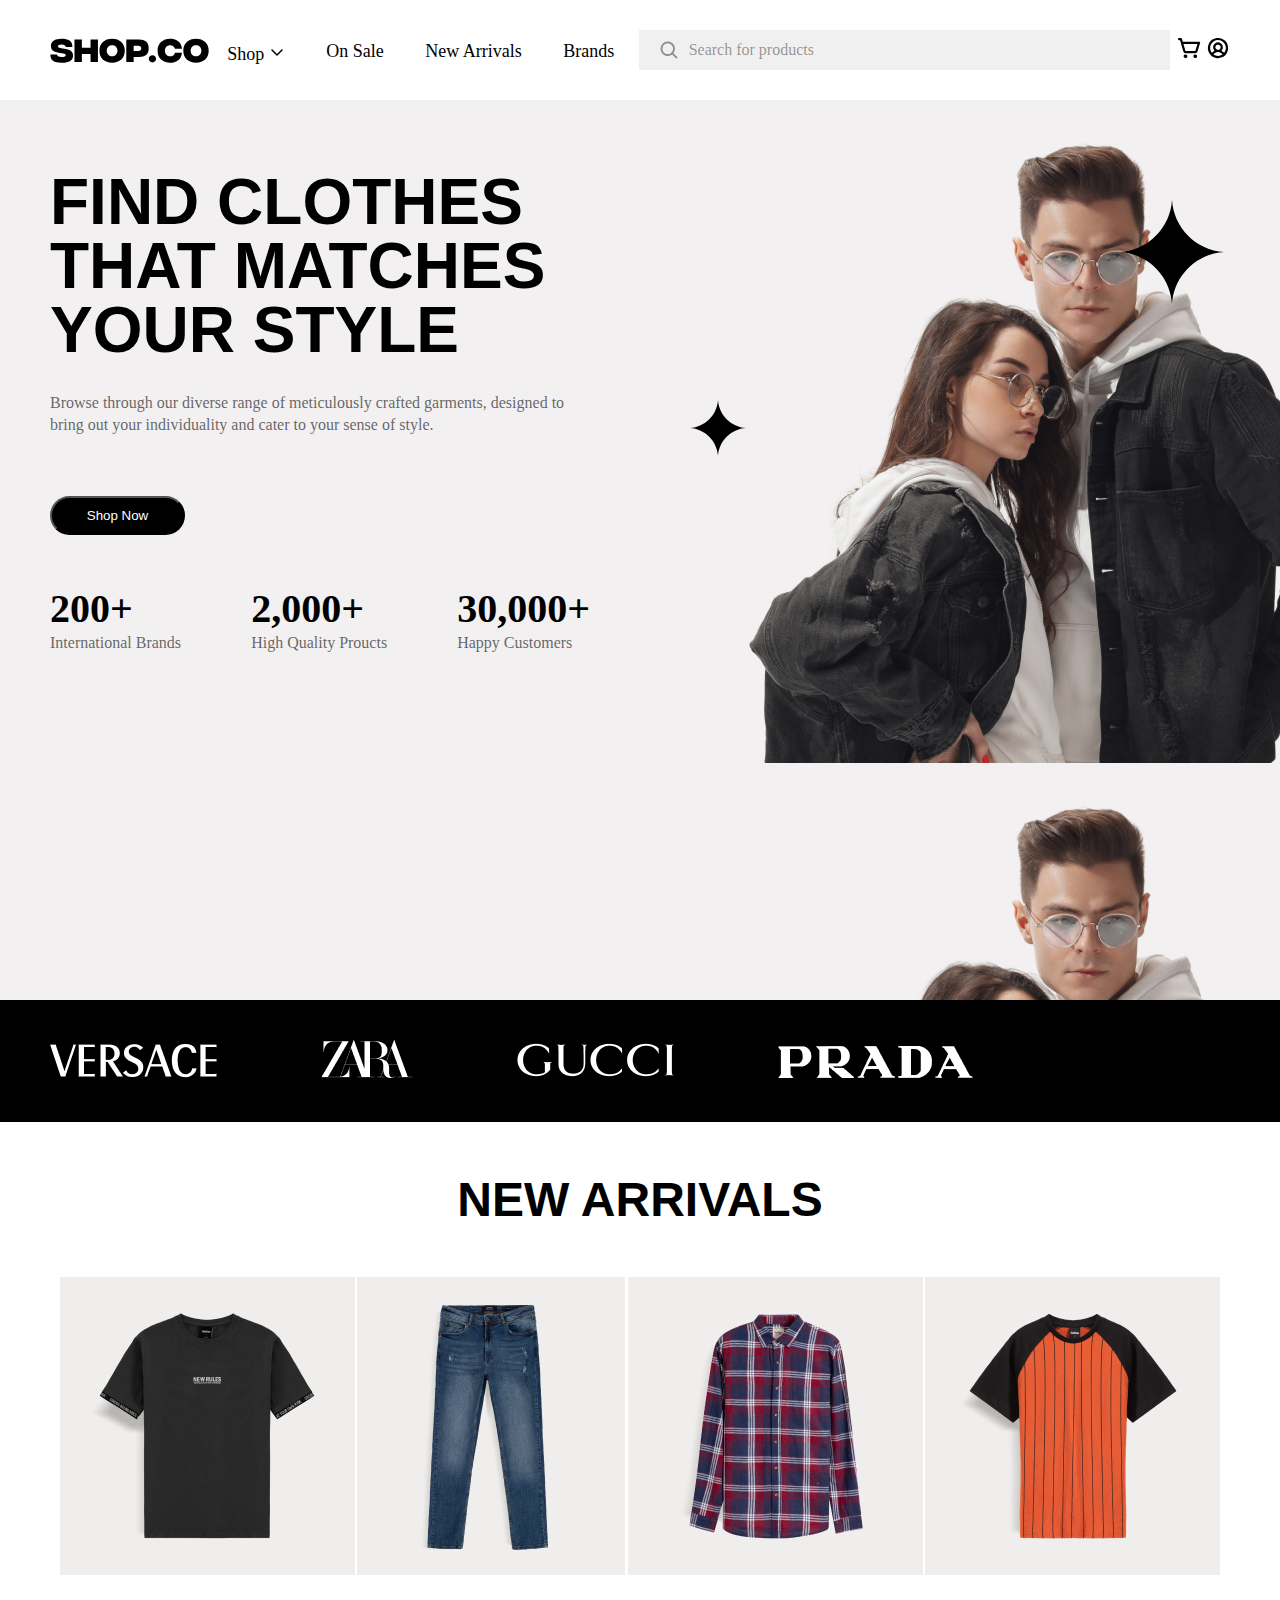
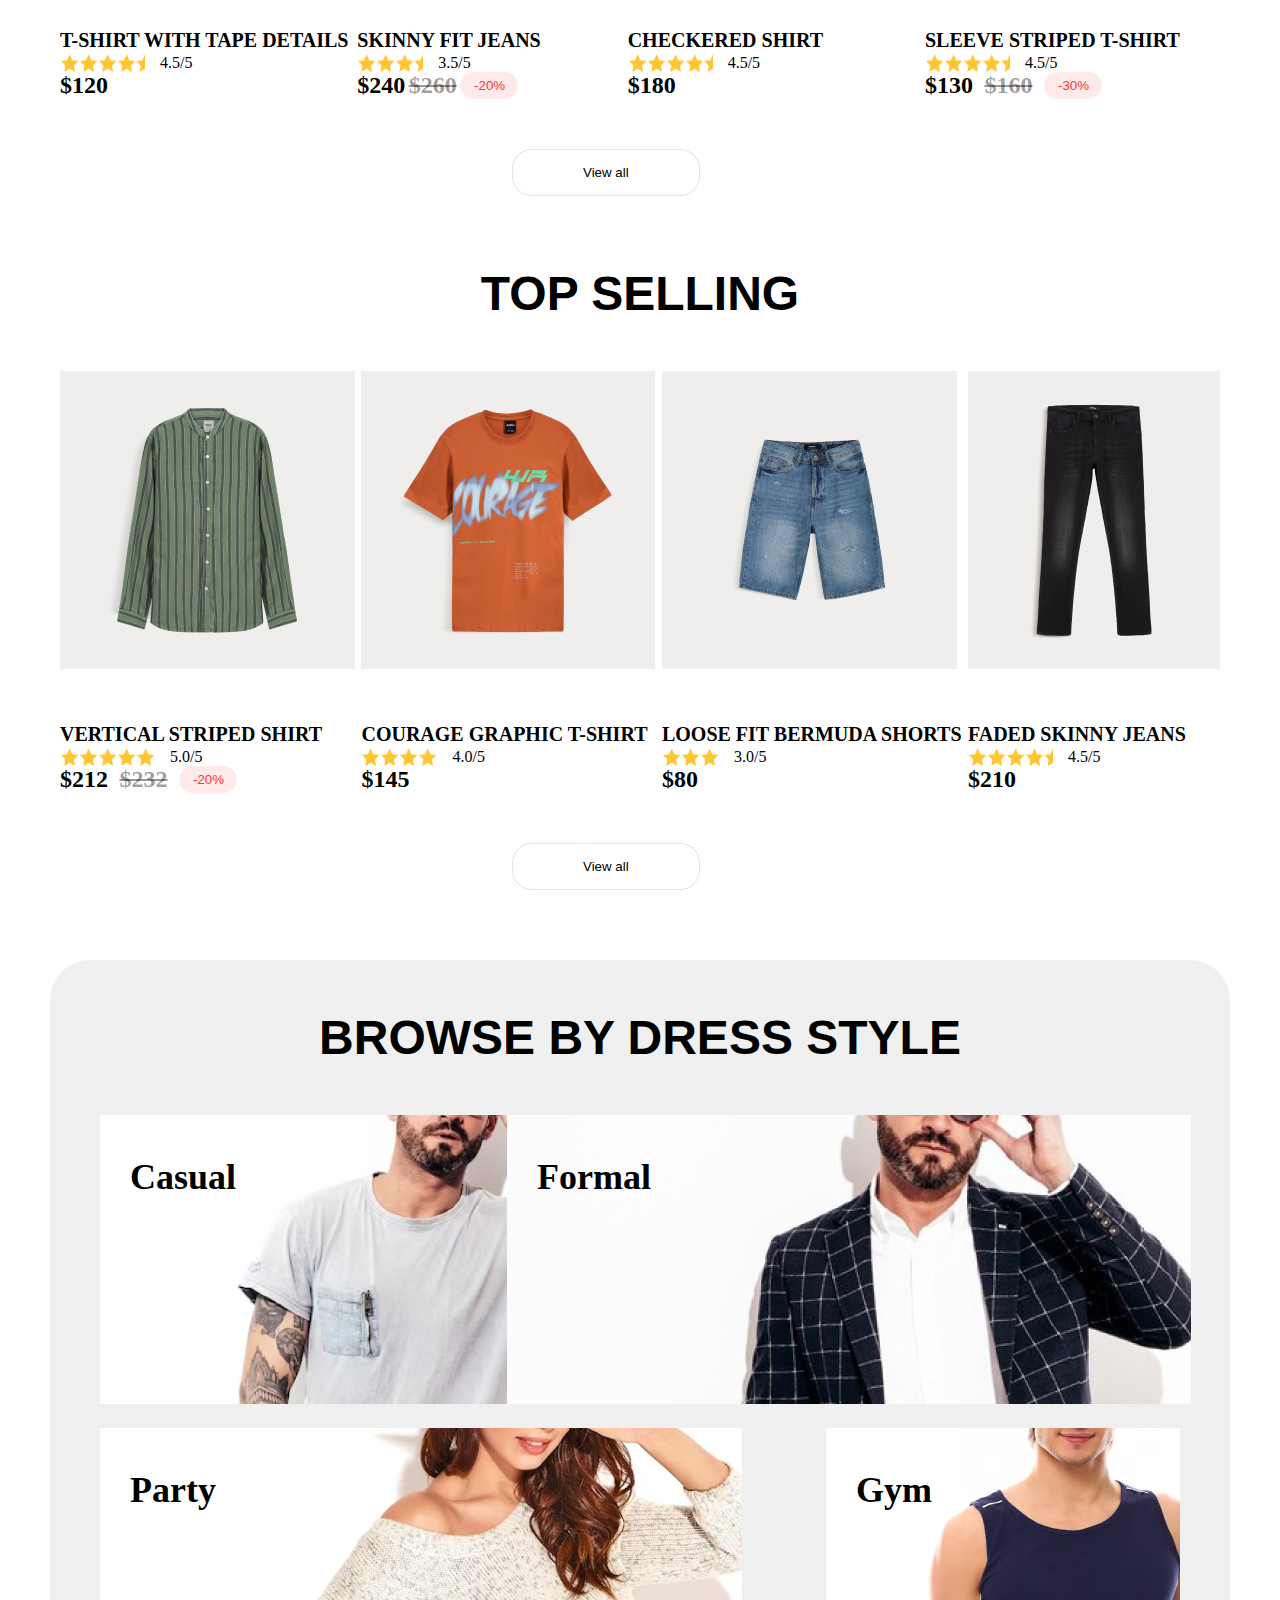
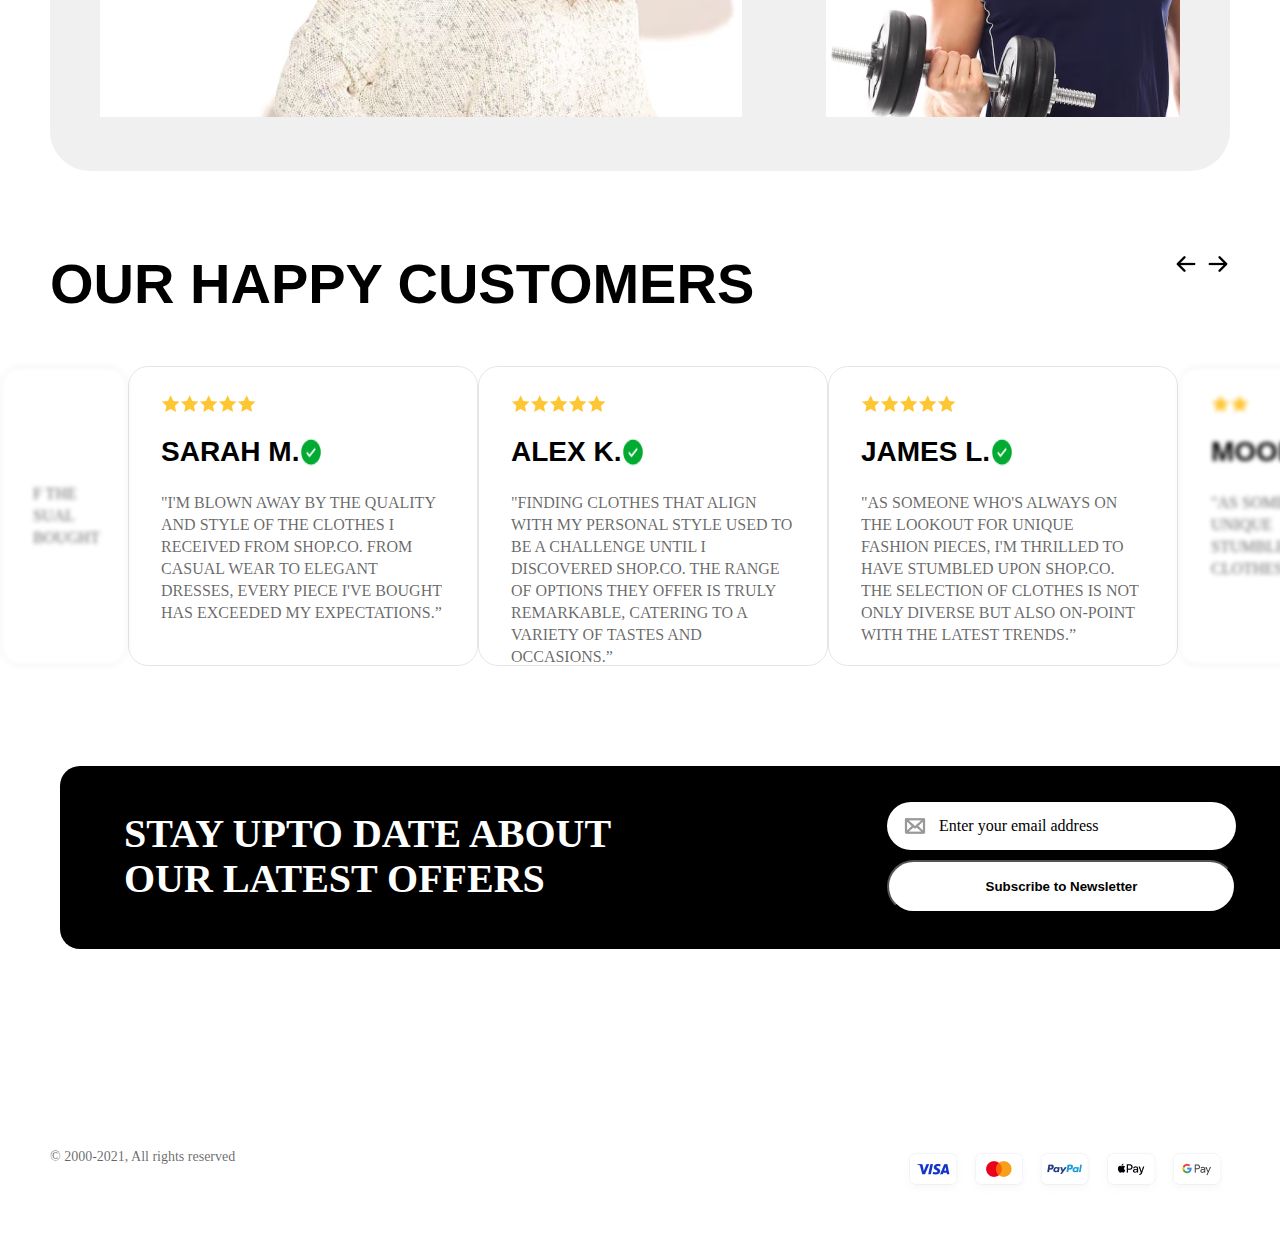
<file: index.html>
<!DOCTYPE html>
<html lang="en">
<head>
    <meta charset="UTF-8">
    <meta name="viewport" content="width=device-width, initial-scale=1.0">
    <title>Document</title>
    <link rel="stylesheet" href="./styles/index.css">
</head>
<body>
    <header>
        <img src="./images/logo.svg" alt="logo">
        <nav>
            <ul>
                <li>Shop <img src="./images/down arrow icon.svg" alt="down arrow" style="padding-top: 3px;"></li>
                <li>On Sale</li>
               <li>New Arrivals</li>
               <li>Brands</li>
            </ul>
        </nav>
        <div class="search">
            <img src="./images/search icon.svg" alt="search">
            <p>Search for products</p>
        </div>
        <div class="icon">
            <img src="./images/cart icon.svg" alt="cart">
            <img src="./images/profile icon.svg" alt="profile">
        </div>
        
    </header>

    <main>
        <section class="left">
            <div class="text">
                <h1>FIND CLOTHES <br> THAT MATCHES <br> YOUR STYLE</h1>
                <p>Browse through our diverse range of meticulously crafted garments, designed to bring out your individuality and cater to your sense of style.</p>
            </div>
    
            <div class="shop_now">
                <button>Shop Now</button>
            </div>
    
            <div class="numbers">
                <div>
                    <div>
                        <h1 class="increase">200+</h1>
                        <p class="area">International Brands</p>
                    </div>
                </div>
                <div>
                    <h1 class="increase">2,000+</h1>
                    <p class="area">High Quality Proucts</p>
                </div>
                <div>
                    <h1 class="increase">30,000+</h1>
                    <p  class="area">Happy Customers</p>
                </div>
            </div>
        </section>

        <section class="right">
            <div class="star_big">
                <img src="./images/big star.svg" alt="star_big">
            </div>
            <div class="star_small">
                <img src="./images/small star.svg" alt="star_small">
            </div>
        </section>

        
    </main>

    <footer>
        <img src="./images/versace.png" alt="versace">
        <img src="./images/zara.png" alt="zara">
        <img src="./images/gucci.png" alt="gucci">
        <img src="./images/prada.png" alt="prada">
        <img src="./images/calvin klein.png" alt="calvin klein">
        
    </footer>

    <div class="new_arrivals">
        <h1>new arrivals</h1>
        <div class="new">
            <div>
                <img src="./images/new arrival 1.png" alt="t-shirt">
                <h1>T-SHIRT WITH TAPE DETAILS</h1>
                <div class="rating">
                    <img src="./images/fullstar.png" alt="star">  
                    <img src="./images/fullstar.png" alt="star">
                    <img src="./images/fullstar.png" alt="star">  
                    <img src="./images/fullstar.png" alt="star">
                    <img src="./images/halfstar.png" alt="star">
                    <p>4.5/5</p>
                </div>
                <h2>$120</h2>
                   
                
                    
            </div>   

            <div>
                <img src="./images/new arrival 2.png" alt="trouser">
                <h1>SKINNY FIT JEANS</h1>
                <div class="rating">
                    <img src="./images/fullstar.png" alt="star">  
                    <img src="./images/fullstar.png" alt="star">
                    <img src="./images/fullstar.png" alt="star">  
                    <img src="./images/halfstar.png" alt="star">
                    <p>3.5/5</p>
                </div>
                <div class="price">
                    <h2>$240</h2>
                    <h2 style="color: rgba(0, 0, 0, 0.40); text-decoration: line-through;">$260</h2>
                    <button>-20%</button>
                </div>

                      

            </div>
            <div>
                <img src="./images/new arrival 3.png" alt="shirt">
                <h1>CHECKERED SHIRT</h1>
                <div class="rating">
                    <img src="./images/fullstar.png" alt="star">  
                    <img src="./images/fullstar.png" alt="star">
                    <img src="./images/fullstar.png" alt="star">  
                    <img src="./images/fullstar.png" alt="star">
                    <img src="./images/halfstar.png" alt="star">
                    <p>4.5/5</p>
                </div>
                <h2>$180</h2>
                      

            </div>
            <div>
                <img src="./images/new arrival 4.png" alt="polo">
                <h1>SLEEVE STRIPED T-SHIRT</h1>
               <div class="rating">
                <img src="./images/fullstar.png" alt="star">  
                <img src="./images/fullstar.png" alt="star">
                <img src="./images/fullstar.png" alt="star">  
                <img src="./images/fullstar.png" alt="star">
                <img src="./images/halfstar.png" alt="star">
                <p>4.5/5</p>
                      
               </div>
               <div class="price">
                    <h2>$130</h2>
                    <h2 style="color: rgba(0, 0, 0, 0.40); text-decoration: line-through;">$160</h2>
                    <button>-30%</button>
               </div>
            </div>
        </div>
    </div>
    <button class="view">View all</button>

    <div class="top_selling">
        <h1>top selling</h1>
        <div class="top">
            <div>
                <img src="./images/top selling 1.png" alt="top shirt">
                <h1>Vertical Striped Shirt</h1>
                <div class="rating">
                    <img src="./images/fullstar.png" alt="star">  
                    <img src="./images/fullstar.png" alt="star">
                    <img src="./images/fullstar.png" alt="star">  
                    <img src="./images/fullstar.png" alt="star">
                    <img src="./images/fullstar.png" alt="star">
                    <p>5.0/5</p>
                </div>
                <div class="price">
                    <h2>$212</h2>
                    <h2 style="color: rgba(0, 0, 0, 0.40); text-decoration: line-through;">$232</h2>
                    <button>-20%</button>
               </div>
                
            </div>
            <div>
                <img src="./images/top selling 2.png" alt="top polo">
                <h1>Courage Graphic T-shirt</h1>
                <div class="rating">
                    <img src="./images/fullstar.png" alt="star">  
                    <img src="./images/fullstar.png" alt="star">
                    <img src="./images/fullstar.png" alt="star">  
                    <img src="./images/fullstar.png" alt="star">
                    <p>4.0/5</p>
                </div>
                <h2>$145</h2>
            </div>
            <div>
                <img src="./images/top selling 3.png" alt="top shorts">
                <h1>Loose Fit Bermuda Shorts</h1>
                <div class="rating">
                    <img src="./images/fullstar.png" alt="star">  
                    <img src="./images/fullstar.png" alt="star">
                    <img src="./images/fullstar.png" alt="star">  
                    <p>3.0/5</p>
                </div>
                <h2>$80</h2>
                
            </div>
            <div>
                <img src="./images/top selling 4.png" alt="top trouser">
                <h1>Faded Skinny Jeans</h1>
                <div class="rating">
                    <img src="./images/fullstar.png" alt="star">  
                    <img src="./images/fullstar.png" alt="star">
                    <img src="./images/fullstar.png" alt="star">  
                    <img src="./images/fullstar.png" alt="star">
                    <img src="./images/halfstar.png" alt="star">
                    <p>4.5/5</p>
                </div>
                <h2>$210</h2>
            </div>
        </div>
    </div>
    <button class="view">View all</button>

    <div class="browse">
        <h1>BROWSE BY DRESS STYLE</h1>
      

        <div class="dress_top">
            <div class="casual">
                <img src="./images/casual.png" alt="casual">
                <h2>Casual</h2>
            </div>
            <div class="formal">
                <img src="./images/formal.png" alt="formal">
                <h2>Formal</h2>
            </div>
        </div>
        <div class="dress_bottom">
            <div class="party">
                <img src="./images/party.png" alt="party">
                <h2>Party</h2>
            </div>
            <div class="gym">
                <img src="./images/gym.png" alt="gym">
                <h2>Gym</h2>
            </div>
        </div>
    </div>

    <div class="happy_customers">
      <div class="happy">
        <h1>our happy customers</h1>
        <div class="arrow">
            <img src="./images/arrow-left.png" alt="left">
            <img src="./images/arrow-right.png" alt="right">
        </div>
      </div>
      <div class="people">
        <div class="review" style="border-radius: 20px; border: 1px solid rgba(0, 0, 0, 0.10); filter: blur(2px); width: 10%;">
           <br><br> <p>f the<br>sual <br>bought</p>
        </div>
        <div class="review">
            <div class="rating">
                <img src="./images/fullstar.png" alt="star">
                <img src="./images/fullstar.png" alt="star">
                <img src="./images/fullstar.png" alt="star">
                <img src="./images/fullstar.png" alt="star">
                <img src="./images/fullstar.png" alt="star">
            </div>

            <div class="reviewer">
                <h4>Sarah M.</h4>
            <img src="./images/verified.png" alt="verified">
            </div>
            
            <p>"I'm blown away by the quality and style of the clothes I received from Shop.co. From casual wear to elegant dresses, every piece I've bought has exceeded my expectations.”</p>

        </div>
        <div class="review">
            <div class="rating">
                <img src="./images/fullstar.png" alt="star">
                <img src="./images/fullstar.png" alt="star">
                <img src="./images/fullstar.png" alt="star">
                <img src="./images/fullstar.png" alt="star">
                <img src="./images/fullstar.png" alt="star">
            </div>
            <div class="reviewer">
                <h4>Alex K.</h4>
            <img src="./images/verified.png" alt="verified">
            </div>
            <p>"Finding clothes that align with my personal style used to be a challenge until I discovered Shop.co. The range of options they offer is truly remarkable, catering to a variety of tastes and occasions.”</p>
        </div>
        <div class="review">
            <div class="rating">
                <img src="./images/fullstar.png" alt="star">
                <img src="./images/fullstar.png" alt="star">
                <img src="./images/fullstar.png" alt="star">
                <img src="./images/fullstar.png" alt="star">
                <img src="./images/fullstar.png" alt="star">
            </div>

            <div class="reviewer">
                <h4>James L.</h4>
            <img src="./images/verified.png" alt="verified">
            </div>
            <p>
                "As someone who's always on the lookout for unique fashion pieces, I'm thrilled to have stumbled upon Shop.co. The selection of clothes is not only diverse but also on-point with the latest trends.”
            </p>
        </div>
        <div class="review" style="border-radius: 20px; border: 1px solid rgba(0, 0, 0, 0.10); filter: blur(2px); width: 10%;">
            <div class="rating">
                <img src="./images/fullstar.png" alt="star">
                <img src="./images/fullstar.png" alt="star">
            </div>

            <div class="reviewer">
                <h4>Mooe</h4>
            </div>
            <p>"As some <br>unique <br>stumbled <br>clothes <br></p>
        </div>
      </div> 
    </div>

    <div class="black_div">
        <div class="words">
            <p>STAY UPTO DATE ABOUT <br> OUR LATEST OFFERS</p>
        </div>
        <div class="subscribe">
            <div class="email">
                <img src="/images/envelope icon.png" alt="mail">
                <p>Enter your email address</p>
            </div>
            <button>
                Subscribe to Newsletter
            </button>

        </div>
    </div>

    <div class="last_div">
        <div class="left">
            <p>© 2000-2021, All rights reserved</p>
        </div>
        <div class="right">
            <img src="./images/Badge (1).png" alt="1"><img src="./images/Badge (2).png" alt="2"><img src="./images/Badge (3).png" alt="3"><img src="./images/Badge (4).png" alt="4"><img src="./images/Badge (5).png" alt="5">

        </div>
    </div>


    
    
    
    
        

</body>
</html>
</file>
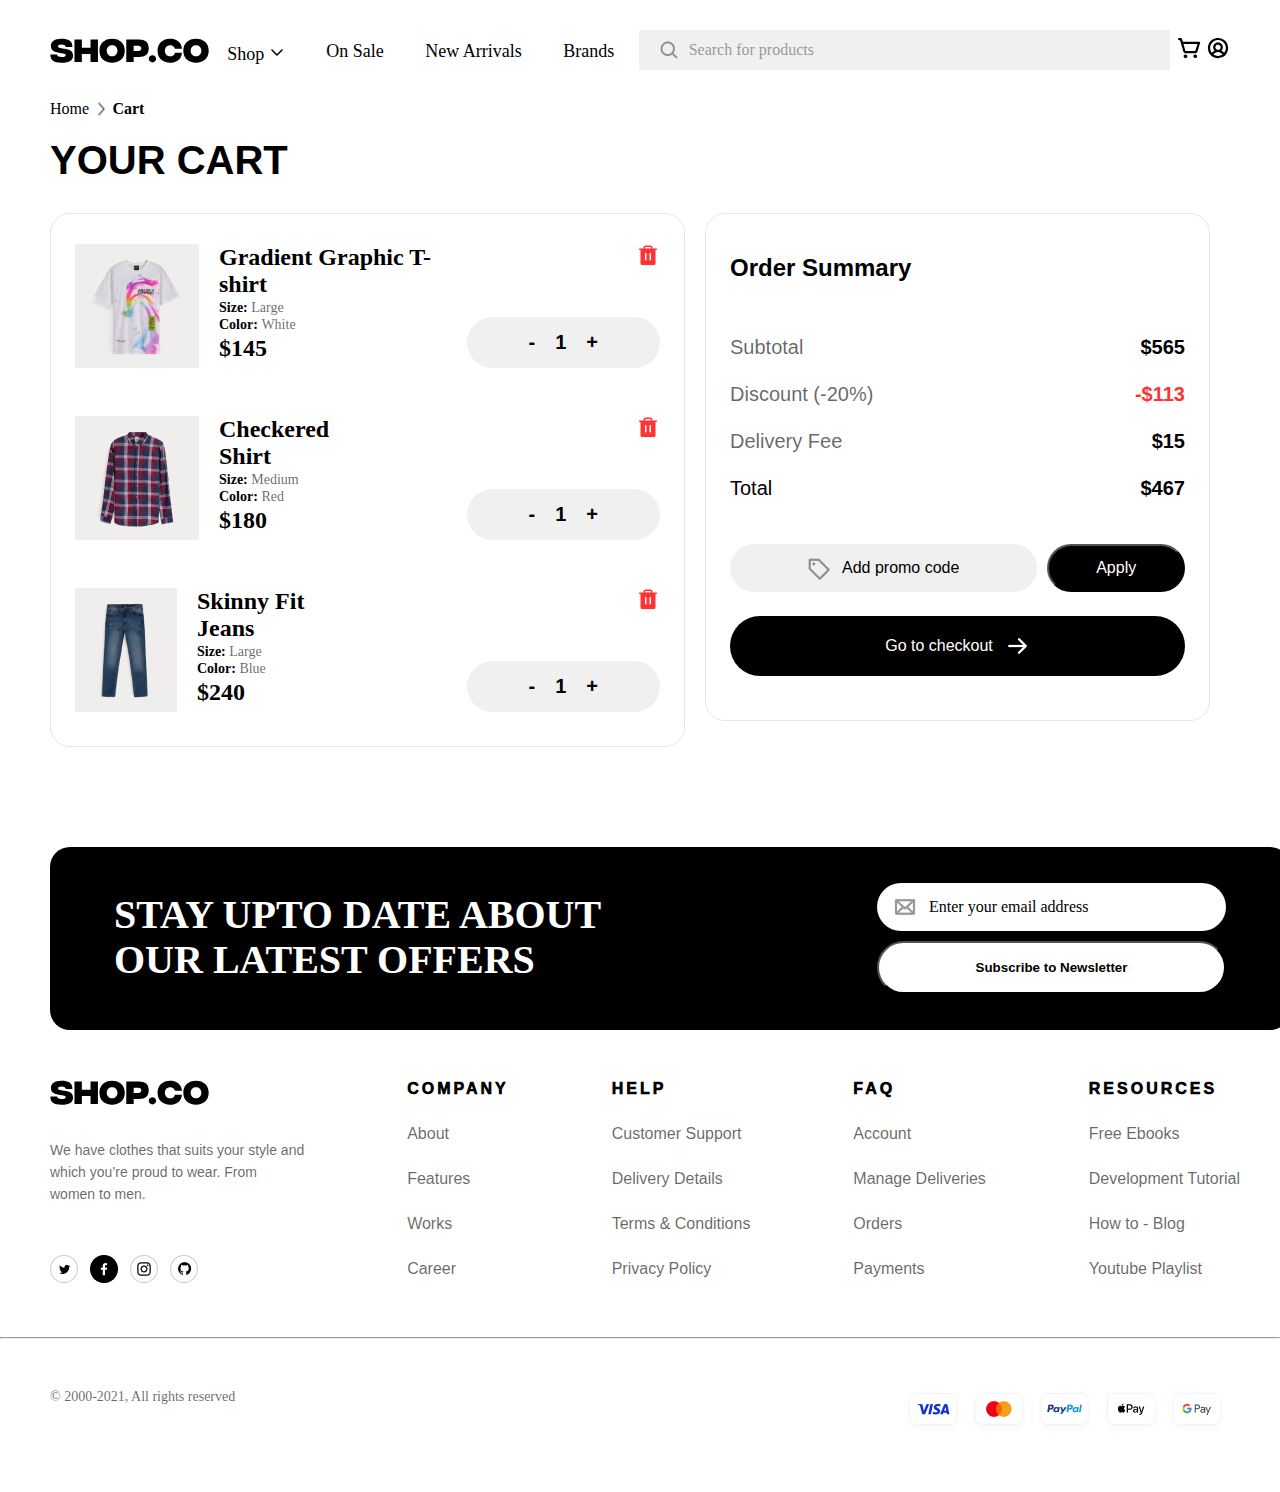
<file: pages/cart.html>
<!DOCTYPE html>
<html lang="en">
<head>
    <meta charset="UTF-8">
    <meta name="viewport" content="width=device-width, initial-scale=1.0">
    <title>Cart</title>
    <link rel="stylesheet" href="../styles/cart.css">
</head>

<body>
    <header>
        <img src="../images/logo.svg" alt="logo">
        <nav>
            <ul>
                <li>Shop <img src="../images/down arrow icon.svg" alt="down arrow" style="padding-top: 3px;"></li>
                <li>On Sale</li>
               <li>New Arrivals</li>
               <li>Brands</li>
            </ul>
        </nav>
        <div class="search">
            <img src="../images/search icon.svg" alt="search">
            <p>Search for products</p>
        </div>
        <div class="icon">
            <img src="../images/cart icon.svg" alt="cart">
            <img src="../images/profile icon.svg" alt="profile">
        </div>
        
    </header>

    <main>
        <section class="head">
            <p>Home</p>
            <img src="../images/greater than.png" alt="arrow">
            <h4>Cart</h4>
        </section>

        <h1>YOUR CART</h1>
        <div class="cart">
            <div class="orders">
                <div class="order">
                    <div class="item">
                        <img src="../images/cart 1.png" alt="T-shirt">
                    </div>
                    <div class="price">
                        <h2>Gradient Graphic T-shirt</h2>
                        <h3>Size:<span> Large</span></h3>
                        <h3>Color: <span> White</span></h3>
                        <p>$145</p>
                    </div>
                    <div class="quantity">
                        <img src="../images/delete icon.png" alt="delete">
                        <button>-  <span>1</span>+</button>
                    </div>
                    
                </div>
                <div class="order">
                    <div class="item">
                        <img src="../images/cart 2.png" alt="Shirt">
                    </div>
                    <div class="price" style="padding-right: 100px;">
                        <h2>Checkered Shirt</h2>
                        <h3>Size:<span> Medium</span></h3>
                        <h3>Color: <span> Red</span></h3>
                        <p>$180</p>
                        
                    </div>
                    <div class="quantity">
                        <img src="../images/delete icon.png" alt="delete">
                        <button>-  <span>1</span>+</button>
                    </div>
                </div>
                <div class="order">
                    <div class="item">
                        <img src="../images/cart 3.png" alt="Jeans">
                    </div>
                    <div class="price" style="padding-right: 100px;">
                        <h2>Skinny Fit Jeans</h2>
                        <h3>Size:<span> Large</span></h3>
                        <h3>Color: <span> Blue</span></h3>
                        <p>$240</p>
                        
                    </div>
                    <div class="quantity">
                        <img src="../images/delete icon.png" alt="delete">
                        <button>-  <span>1</span>+</button>
                    </div>
                </div>

            </div>
            <div class="order_summary">
                <h1>Order Summary</h1>
                <div class="div">
                    <div class="div_left">
                        <p>Subtotal</p>
                    </div>
                    <div class="div_right">
                        <p>$565</p>
                    </div>
                </div>
                <div class="div">
                    <div class="div_left">
                        <p>Discount (-20%)</p>
                    </div>
                    <div class="div_right">
                        <p style="color: #f33;">-$113</p>
            
                    </div>
                </div>
                <div class="div">
                    <div class="div_left">
                        <p>Delivery Fee</p>
                    </div>
                    <div class="div_right">
                        <p>$15</p>
                    </div>
                </div>
                <div class="div">
                    <div class="div_left">
                        <p style="color: black;">Total</p>
                    </div>
                    <div class="div_right">
                        <p>$467</p>
                    </div>
                </div>

                <div class="promo">
                    <div class="add">
                        <img src="../images/tag icon.png" alt="">
                        <button>Add promo code</button>
                    </div>
                    <button class="apply">Apply</button>

                </div>

                <div class="checkout">
                    <p>Go to checkout</p>
                    <img src="../images/white arrow right.png" alt="next">
                </div>


            
                

            </div>
        </div>
        <div class="black_div">
            <div class="words">
                <p>STAY UPTO DATE ABOUT <br> OUR LATEST OFFERS</p>
            </div>
            <div class="subscribe">
                <div class="email">
                    <img src="/images/envelope icon.png" alt="mail">
                    <p>Enter your email address</p>
                </div>
                <button>
                    Subscribe to Newsletter
                </button>
    
            </div>
        </div>
    </main>

    <footer>
        <div class="Shop">
            <img src="../images/logo.svg" alt="logo">
            <p>We have clothes that suits your style and <br>which you’re proud to wear. From <br>women to men.</p>
            <img src="../images/Social.png" alt="">
        </div>
        
        <div class="company">
            <h1>COMPANY</h1>
            <p>About</p>
            <p>Features</p>
            <p>Works</p>
            <p>Career</p>
        </div>
        <div class="company">
            <h1>HELP</h1>
            <p>Customer Support</p>
            <p>Delivery Details</p>
            <p>Terms & Conditions</p>
            <p>Privacy Policy</p>
        </div>
        <div class="company">
            <h1>FAQ</h1>
            <p>Account</p>
            <p>Manage Deliveries</p>
            <p>Orders</p>
            <p>Payments</p>
        </div>
        <div class="company">
            <h1>RESOURCES</h1>
            <p>Free Ebooks</p>
            <p>Development Tutorial</p>
            <p>How to - Blog</p>
            <p>Youtube Playlist</p>
        </div>
    </footer>

    <hr style="margin-top: 50px;">
    <div class="last_div">
        <div class="left">
            <p>© 2000-2021, All rights reserved</p>
        </div>
        <div class="right">
            <img src="../images/Badge (1).png" alt="1"><img src="../images/Badge (2).png" alt="2"><img src="../images/Badge (3).png" alt="3"><img src="../images/Badge (4).png" alt="4"><img src="../images/Badge (5).png" alt="5">

        </div>
    </div>

</body>
</html>
</file>
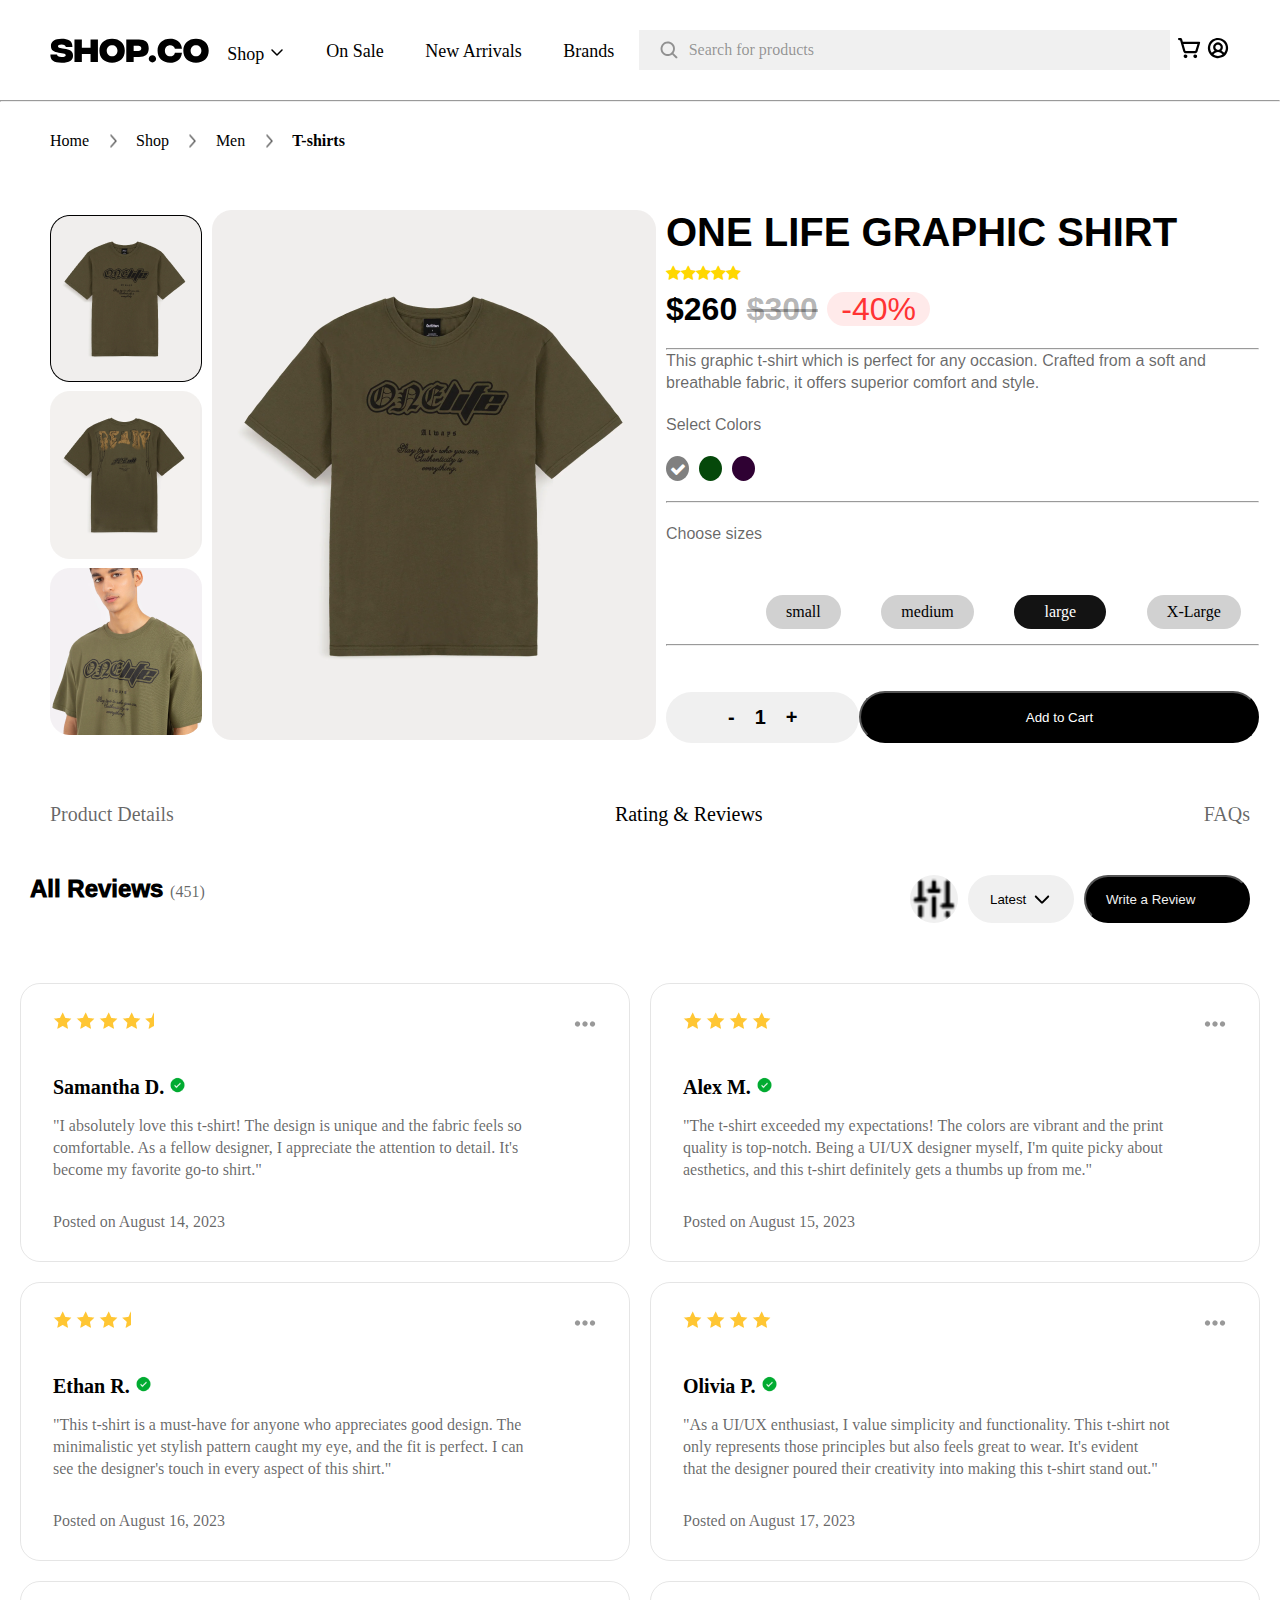
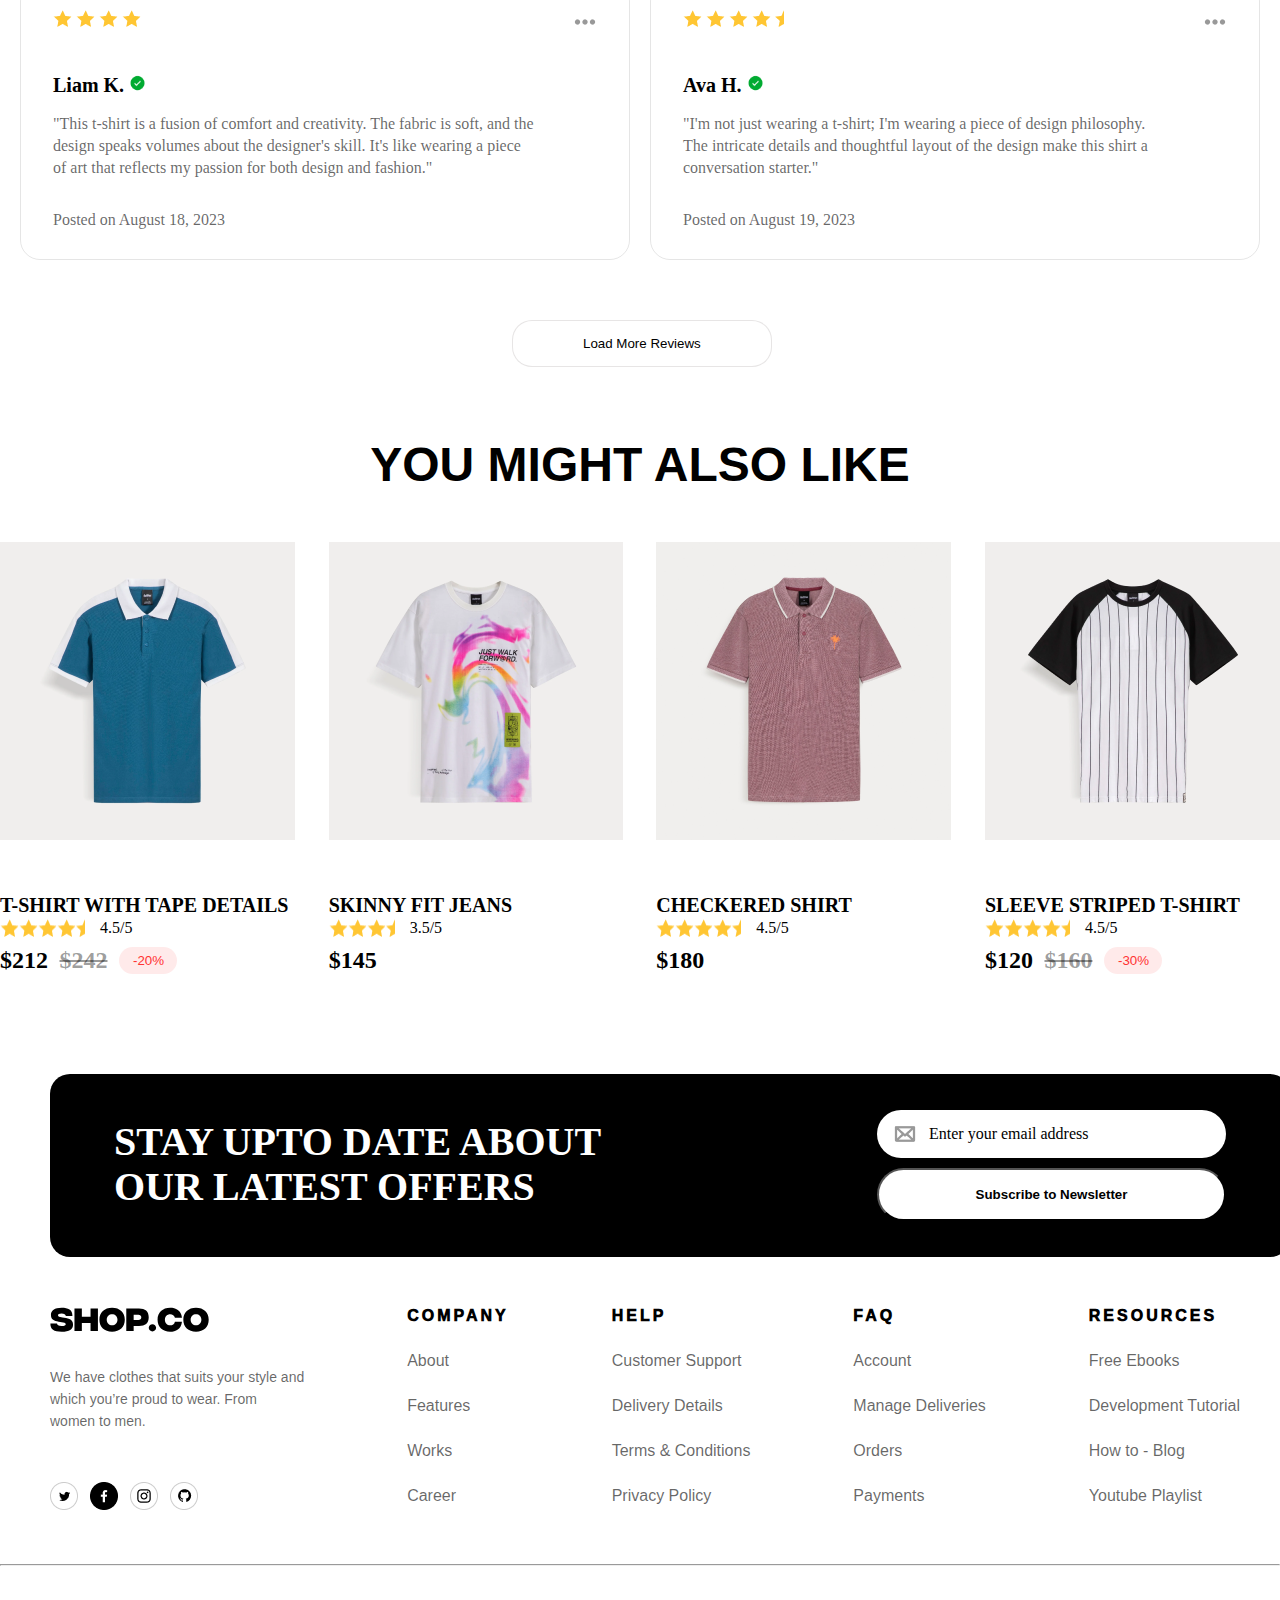
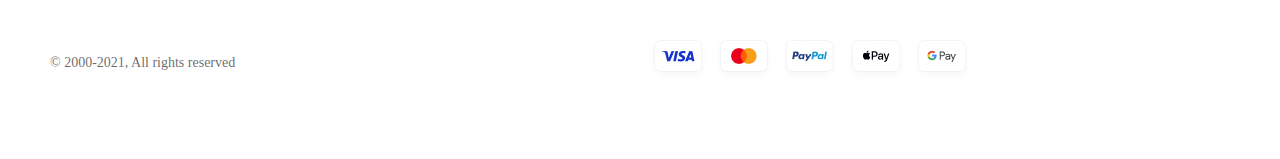
<file: pages/productdetail.html>
<!DOCTYPE html>
<html lang="en">
<head>
    <meta charset="UTF-8">
    <meta name="viewport" content="width=device-width, initial-scale=1.0">
    <title>ProductDetail</title>
    <link rel="stylesheet" href="../styles/productdetail.css">
    <link rel="stylesheet" href="https://cdnjs.cloudflare.com/ajax/libs/font-awesome/4.7.0/css/font-awesome.min.css">
</head>
<body>
    <header>
        <img src="../images/logo.svg" alt="logo">
        <nav>
            <ul>
                <li>Shop <img src="../images/down arrow icon.svg" alt="down arrow" style="padding-top: 3px;"></li>
                <li>On Sale</li>
               <li>New Arrivals</li>
               <li>Brands</li>
            </ul>
        </nav>
        <div class="search">
            <img src="../images/search icon.svg" alt="search">
            <p>Search for products</p>
        </div>
        <div class="icon">
            <img src="../images/cart icon.svg" alt="cart">
            <img src="../images/profile icon.svg" alt="profile">
        </div>
        
    </header>

    <hr style="margin-bottom: 30px;">

    <main>
        <section class="head">
            <p>Home</p>
            <img src="../images/greater than.png" alt="arrow">
            <p>Shop</p>
            <img src="../images/greater than.png" alt="arrow">
            <p>Men</p>
            <img src="../images/greater than.png" alt="arrow">
            <h4>T-shirts</h4>
        </section>
        <section class="first__section">
    
            <div class="row">
                <div class="left">
                    <div class="half">
                        <div class="img__One">
                            <img src="../images/shirt left1.png" alt="">
                        </div>
    
                        <div class="img__One second__img">
                            <img src="../images/shirt left2.png" alt="">
                        </div>
    
                        <div class="img__One">
                            <img src="../images/shirt left3.png" alt="">
                        </div>
                    </div>
                    <div class="full">
                        <div class="img__two">
                            <img src="../images/shirt right.png" alt="">
                        </div>
                    </div>
                </div>
    
                <div class="right">
    
                    <h1>ONE LIFE GRAPHIC SHIRT</h1>
    
                    <div class="rating">
    
                        <i class="fa fa-star" style=" color: gold;"></i>
                        <i class="fa fa-star" style=" color: gold;"></i>
                        <i class="fa fa-star" style=" color: gold;"></i>
                        <i class="fa fa-star" style=" color: gold;"></i>
                        <i class="fa fa-star" style=" color: gold;"></i>
                    </div>
    
                    <p> <span class="first">$260</span> <span class="second">$300</span> <span class="third">-40%</span></p>
    
                    <hr>
    
                   
                    <p>This graphic t-shirt which is perfect for any occasion. Crafted from a soft and breathable fabric, it
                        offers superior comfort and style.</p>
                        <p class="select-c">Select Colors</p>
                    <div class="color">
                        <div class="firstt"> <i class="fa fa-check" style="color: white;"></i></div>
                        <div class="secondd"></div>
                        <div class="thirdd"></div>
                    </div>
    
                    <hr>
    
                    <p class="Choose-s">Choose sizes</p>
                    <div class="sizes">
                        <div class="small"><span>small</span></div>
    
                        <div class="medium"><span>medium</span></div>
    
                        <div class="large"><span>large</span></div>
    
                        <div class="xlarge"><span>X-Large</span></div>
    
                    </div>

                    <hr style="margin-top: 15px;">
                    <div class="addtocartContainer">
                        <div class="quantity">
                            <button>-  <span>1</span>+</button>
                        </div>
                        <button class="btn">Add to Cart</button>
                    </div>
                </div>
            </div>
        </section>
    
    </main>

    <div class="feedback">
        <div class="category">
            <div class="Product_Details">
                <p>Product Details</p>
            </div>
            <div class="R_R">
               <p>Rating & Reviews</p>
            </div>
            <div class="FAQs">
                <p>FAQs</p>
            </div>
        </div>
        <div class="review">
            <div class="all_reviews">
                <p>All Reviews <span>(451)</span></p>
            </div>
            <div class="more">
                <img src="../images/hash.png" alt="hash">
                <button class="btn1">Latest <img src="../images/down arrow icon.svg" alt="down"></button>
                <button>Write a Review</button>
            </div>
        </div>

        
    </div>

    <div class="satisfied">
        <div class="left1">
            <div class="customers">
                <div class="star_">
                    <div class="stars">
                        <img src="../images/fullstar.png" alt="star">
                        <img src="../images/fullstar.png" alt="star">
                        <img src="../images/fullstar.png" alt="star">
                        <img src="../images/fullstar.png" alt="star">
                        <img src="../images/halfstar.png" alt="star">
                    </div>
                    <div class="more1">
                        <img src="../images/more.png" alt="more">
                    </div>
                </div>
         
                <br>
                <br>
                <h1>Samantha D. <span><img src="../images/verified.png" alt="verified"></span></h1>
                <p>"I absolutely love this t-shirt! The design is unique and the fabric feels so <br> comfortable. As a fellow designer, I appreciate the attention to detail. It's <br>become my favorite go-to shirt."</p>
                <h3>Posted on August 14, 2023</h3>
            </div>
            <div class="customers">
                <div class="star_">
                    <div class="stars">
                        <img src="../images/fullstar.png" alt="star">
                        <img src="../images/fullstar.png" alt="star">
                        <img src="../images/fullstar.png" alt="star">
                        <img src="../images/halfstar.png" alt="star">
                    </div>
                    <div class="more1">
                        <img src="../images/more.png" alt="more">
                    </div>
                </div>
         
                <br>
                <br>
                <h1>Ethan R. <span><img src="../images/verified.png" alt="verified"></span></h1>
                <p>"This t-shirt is a must-have for anyone who appreciates good design. The <br>minimalistic yet stylish pattern caught my eye, and the fit is perfect. I can <br>see the designer's touch in every aspect of this shirt."</p>
                <h3>Posted on August 16, 2023</h3>
            </div>
            <div class="customers">
                <div class="star_">
                    <div class="stars">
                        <img src="../images/fullstar.png" alt="star">
                        <img src="../images/fullstar.png" alt="star">
                        <img src="../images/fullstar.png" alt="star">
                        <img src="../images/fullstar.png" alt="star">
                    </div>
                    <div class="more1">
                        <img src="../images/more.png" alt="more">
                    </div>
                </div>
         
                <br>
                <br>
                <h1>Liam K. <span><img src="../images/verified.png" alt="verified"></span></h1>
                <p>"This t-shirt is a fusion of comfort and creativity. The fabric is soft, and the <br>design speaks volumes about the designer's skill. It's like wearing a piece <br>of art that reflects my passion for both design and fashion."</p>
                <h3>Posted on August 18, 2023</h3>
            </div>
        </div>
        <div class="right1">
            <div class="customers">
                <div class="star_">
                    <div class="stars">
                        <img src="../images/fullstar.png" alt="star">
                        <img src="../images/fullstar.png" alt="star">
                        <img src="../images/fullstar.png" alt="star">
                        <img src="../images/fullstar.png" alt="star">
                    </div>
                    <div class="more1">
                        <img src="../images/more.png" alt="more">
                    </div>
                </div>
         
                <br>
                <br>
                <h1>Alex M. <span><img src="../images/verified.png" alt="verified"></span></h1>
                <p>"The t-shirt exceeded my expectations! The colors are vibrant and the print <br>quality is top-notch. Being a UI/UX designer myself, I'm quite picky about <br>aesthetics, and this t-shirt definitely gets a thumbs up from me."</p>
                <h3>Posted on August 15, 2023</h3>
            </div>
            <div class="customers">
                <div class="star_">
                    <div class="stars">
                        <img src="../images/fullstar.png" alt="star">
                        <img src="../images/fullstar.png" alt="star">
                        <img src="../images/fullstar.png" alt="star">
                        <img src="../images/fullstar.png" alt="star">
                    </div>
                    <div class="more1">
                        <img src="../images/more.png" alt="more">
                    </div>
                </div>
         
                <br>
                <br>
                <h1>Olivia P. <span><img src="../images/verified.png" alt="verified"></span></h1>
                <p>"As a UI/UX enthusiast, I value simplicity and functionality. This t-shirt not <br>only represents those principles but also feels great to wear. It's evident <br>that the designer poured their creativity into making this t-shirt stand out."</p>
                <h3>Posted on August 17, 2023</h3>
            </div>
            <div class="customers">
                <div class="star_">
                    <div class="stars">
                        <img src="../images/fullstar.png" alt="star">
                        <img src="../images/fullstar.png" alt="star">
                        <img src="../images/fullstar.png" alt="star">
                        <img src="../images/fullstar.png" alt="star">
                        <img src="../images/halfstar.png" alt="star">
                    </div>
                    <div class="more1">
                        <img src="../images/more.png" alt="more">
                    </div>
                </div>
         
                <br>
                <br>
                <h1>Ava H. <span><img src="../images/verified.png" alt="verified"></span></h1>
                <p>"I'm not just wearing a t-shirt; I'm wearing a piece of design philosophy. <br>The intricate details and thoughtful layout of the design make this shirt a <br>conversation starter."</p>
                <h3>Posted on August 19, 2023</h3>
            </div>

        </div>

    </div>

    <button class="load">Load More Reviews</button>

    <div class="also_like">
        <h1>you might also like</h1>
        <div class="new">
            <div>
                <img src="../images/also_like1.png" alt="t-shirt">
                <h1>T-SHIRT WITH TAPE DETAILS</h1>
                <div class="rating">
                    <img src="../images/fullstar.png" alt="star">  
                    <img src="../images/fullstar.png" alt="star">
                    <img src="../images/fullstar.png" alt="star">  
                    <img src="../images/fullstar.png" alt="star">
                    <img src="../images/halfstar.png" alt="star">
                    <p>4.5/5</p>
                </div>
        
                <div class="price">
                    <h2>$212</h2>
                    <h2 style="color: rgba(0, 0, 0, 0.40); text-decoration: line-through;">$242</h2>
                    <button>-20%</button>
                </div>
                   
                
                    
            </div>   

            <div>
                <img src="../images/also_like2.png" alt="trouser">
                <h1>SKINNY FIT JEANS</h1>
                <div class="rating">
                    <img src="../images/fullstar.png" alt="star">  
                    <img src="../images/fullstar.png" alt="star">
                    <img src="../images/fullstar.png" alt="star">  
                    <img src="../images/halfstar.png" alt="star">
                    <p>3.5/5</p>
                </div>
                <h2>$145</h2>
               

                      

            </div>
            <div>
                <img src="../images/also_like3.png" alt="shirt">
                <h1>CHECKERED SHIRT</h1>
                <div class="rating">
                    <img src="../images/fullstar.png" alt="star">  
                    <img src="../images/fullstar.png" alt="star">
                    <img src="../images/fullstar.png" alt="star">  
                    <img src="../images/fullstar.png" alt="star">
                    <img src="../images/halfstar.png" alt="star">
                    <p>4.5/5</p>
                </div>
                <h2>$180</h2>
                      

            </div>
            <div>
                <img src="../images/also_like4.png" alt="polo">
                <h1>SLEEVE STRIPED T-SHIRT</h1>
               <div class="rating">
                <img src="../images/fullstar.png" alt="star">  
                <img src="../images/fullstar.png" alt="star">
                <img src="../images/fullstar.png" alt="star">  
                <img src="../images/fullstar.png" alt="star">
                <img src="../images/halfstar.png" alt="star">
                <p>4.5/5</p>
                      
               </div>
               <div class="price">
                    <h2>$120</h2>
                    <h2 style="color: rgba(0, 0, 0, 0.40); text-decoration: line-through;">$160</h2>
                    <button>-30%</button>
               </div>
            </div>
        </div>
    </div>
    </div>

    <div class="black_div">
        <div class="words">
            <p>STAY UPTO DATE ABOUT <br> OUR LATEST OFFERS</p>
        </div>
        <div class="subscribe">
            <div class="email">
                <img src="/images/envelope icon.png" alt="mail">
                <p>Enter your email address</p>
            </div>
            <button>
                Subscribe to Newsletter
            </button>

        </div>
    </div>
</main>

<footer>
    <div class="Shop">
        <img src="../images/logo.svg" alt="logo">
        <p>We have clothes that suits your style and <br>which you’re proud to wear. From <br>women to men.</p>
        <img src="../images/Social.png" alt="">
    </div>
    
    <div class="company">
        <h1>COMPANY</h1>
        <p>About</p>
        <p>Features</p>
        <p>Works</p>
        <p>Career</p>
    </div>
    <div class="company">
        <h1>HELP</h1>
        <p>Customer Support</p>
        <p>Delivery Details</p>
        <p>Terms & Conditions</p>
        <p>Privacy Policy</p>
    </div>
    <div class="company">
        <h1>FAQ</h1>
        <p>Account</p>
        <p>Manage Deliveries</p>
        <p>Orders</p>
        <p>Payments</p>
    </div>
    <div class="company">
        <h1>RESOURCES</h1>
        <p>Free Ebooks</p>
        <p>Development Tutorial</p>
        <p>How to - Blog</p>
        <p>Youtube Playlist</p>
    </div>
</footer>

<hr style="margin-top: 50px;">
<div class="last_div">
    <div class="left">
        <p>© 2000-2021, All rights reserved</p>
    </div>
    <div class="right">
        <img src="../images/Badge (1).png" alt="1"><img src="../images/Badge (2).png" alt="2"><img src="../images/Badge (3).png" alt="3"><img src="../images/Badge (4).png" alt="4"><img src="../images/Badge (5).png" alt="5">

    </div>
</div>

</body>
</html>
</file>
<file: styles/index.css>
*{
    padding: 0;
    margin: 0;
    box-sizing: border-box;
}

/* body{
    border: 1px solid red;

} */

header{
    display: flex;
    justify-content: space-between;
    align-items: center;
    width: 100%;
    padding: 30px 50px;
}

header nav{
    text-align: center;
    width: 35%;

}

header nav ul{
    display: flex;
    list-style: none;
    justify-content: space-between;
    
}

header nav ul li{
    margin-left: 10px;
    margin-right: 16px;
    font-weight: 400;
    font-size: large;
    font-family: Satoshi;
    line-height: normal;
    padding-top: 5px;
}

header .search{
    display: flex;
    background-color: #F0F0F0;
    width: 45%;
    height: 40px;
    padding-left: 20px;
    align-items: center;
    
    

}

header .search img{
    width: 20px;
    
}

header .search p{
    color: rgba(0, 0, 0, 0.40);
    font-family: Satoshi;
    font-size: 16px;
    font-style: normal;
    font-weight: 400;
    line-height: normal; 
    padding-left: 10px;

}

header .icon{
    justify-content: space-between;
}

main{
    background-image: url(../images/home\ bgi.png);
    width: 100%;
    height: 100vh;
    display: flex;

}

section.left{
    width: 50%;
    padding: 70px 50px;
}

.text{
    padding-bottom: 30px;

}

.text h1{
    color: #000;
    font-family:  Arial, Helvetica, sans-serif;
    font-size: 64px;
    font-style: normal;
    font-weight: 800;
    line-height: 64px;
    margin-bottom: 30px;
}

.text p{
    color: rgba(0, 0, 0, 0.60);
    font-family: Satoshi;
    font-size: 16px;
    font-style: normal;
    font-weight: 400;
    line-height: 22px;
    margin-bottom: 30px;
}

.shop_now button{
    background-color: black;
    color: white;
    border-radius: 20px;
    padding: 10px 15px;
    width: 25%;
    margin-bottom: 50px;
}

.numbers{
    display: flex;
    justify-content: space-between;
}

.increase{
    color: #000;
    font-family: Satoshi;
    font-size: 40px;
    font-style: normal;
    font-weight: 700;
    line-height: normal;

}
.area{
    color: rgba(0, 0, 0, 0.60);
    font-family: Satoshi;
    font-size: 16px;
    font-style: normal;
    font-weight: 400;
    line-height: 22px;

}
section.right{
    position: relative;
}

.star_big{
    position: absolute;
    top: 100px;
    left: 480px;

}

.star_small{
    position: absolute;
    top: 300px;
    left: 50px;

}

footer{
    background-color: #000;
    width: 100%;
    height: 122px;
    justify-content: center;


}

footer img{
    margin:40px 50px;
    justify-content: center;
    
}

.new_arrivals{
    display: flex;
    flex-direction: column;
    margin-left: 60px;
    margin-right: 60px;
    margin-bottom: 50px;
}

.new_arrivals h1{
    color: #000;
    text-align: center;
    font-family: Arial, Helvetica, sans-serif;
    font-size: 48px;
    font-style: normal;
    font-weight: 800;
    line-height: normal;
    text-transform: uppercase;
    margin-top: 50px;
    margin-bottom: 50px;
}


.new{
    display: flex;
    justify-content: space-between;
}

.new h1{
    color: #000;
    font-family: 'Times New Roman', Times, serif;
    font-size: 20px;
    font-style: normal;
    font-weight: 700;
    line-height: normal;
    margin-bottom: 2px;
    text-align: left;

}


.rating{
    display: flex;
    
    
}

.rating p{
    padding-left: 15px;
}

.price{
    display: flex;
    justify-content: space-between;
    width: 60%;

    
}

.price button{
    border-radius: 20px;
    background: rgba(255, 51, 51, 0.10);
    color: #F33;
    display: flex;
    width: 58px;
    padding: 6px 14px;
    border: none;

}

.view{
    border: 1px solid rgba(127, 116, 116, 0.187);
    padding: 15px 70px;
    border-radius: 20px;
    margin-left: 40%;
    margin-bottom: 20px;
    justify-content: center;
    background-color: white;
} 

.top_selling{
    display: flex;
    flex-direction: column;
    margin-left: 60px;
    margin-right: 60px;
    margin-bottom: 50px;

}

.top_selling h1{
    color: #000;
    text-align: center;
    font-family: Arial, Helvetica, sans-serif;
    font-size: 48px;
    font-style: normal;
    font-weight: 800;
    line-height: normal;
    text-transform: uppercase;
    margin-top: 50px;
    margin-bottom: 50px;
}

.top{
    display: flex;
    justify-content: space-between;
}

.top h1{
    color: #000;
    font-family: 'Times New Roman', Times, serif;
    font-size: 20px;
    font-style: normal;
    font-weight: 700;
    line-height: normal;
    margin-bottom: 2px;
    text-align: left;

}

.browse{
    border-radius: 40px;
    background: #F0F0F0;
    width: auto;
    margin: 0 50px;
}

.browse h1{
    color: #000;
    text-align: center;
    font-family: Arial, Helvetica, sans-serif;
    font-size: 48px;
    font-style: normal;
    font-weight: 800;
    line-height: normal;
    text-transform: uppercase;
    margin-top: 50px;
    margin-bottom: 50px;
    padding-top: 50px;

}

 
.dress_top{
    justify-content: space-between;
    text-align: center;
    margin-bottom: 20px;
    display: flex; 
    
}


.casual{
    position: relative;
    justify-content: center;
    margin-left: 50px;
    
}
.casual h2{
    position: absolute;
    bottom: 210px;
    color: #000;
    font-family: Satoshi;
    font-size: 36px;
    font-style: normal;
    font-weight: 700;
    line-height: normal;
    left: 30px;
}

.formal{
    position: relative;
    justify-content: center;
    margin-right: 50px;
    
}
.formal h2{
    position: absolute;
    bottom: 210px;
    color: #000;
    font-family: Satoshi;
    font-size: 36px;
    font-style: normal;
    font-weight: 700;
    line-height: normal;
    left: 30px;
}


.dress_bottom{
    justify-content: space-between;
    text-align: center;
    padding-bottom: 50px;
    display: flex; 
    
}


.party{
    position: relative;
    justify-content: center;
    margin-left: 50px;
    
}
.party h2{
    position: absolute;
    bottom: 210px;
    color: #000;
    font-family: Satoshi;
    font-size: 36px;
    font-style: normal;
    font-weight: 700;
    line-height: normal;
    left: 30px;
}

.gym{
    position: relative;
    justify-content: center;
    margin-right: 50px;
    
}
.gym h2{
    position: absolute;
    bottom: 210px;
    color: #000;
    font-family: Satoshi;
    font-size: 36px;
    font-style: normal;
    font-weight: 700;
    line-height: normal;
    left: 30px;
}

.happy_customers{
    color: #000;
    font-family: Arial, Helvetica, sans-serif;
    font-size: 28px;
    font-style: normal;
    font-weight: 1200;
    text-transform: uppercase;
    margin-top: 80px;
        
}

.happy_customers h1{
    margin-bottom: 50px;
}

.happy{
    display: flex;
    justify-content: space-between;
    padding: 0 50px;
    text-align: center;

}
.review{
    display: flex;
width: 350px;
height: 300px;
padding: 28px 32px;
align-items: flex-start;
align-content: flex-start;
gap: 24px 342px;
flex-shrink: 0;
flex-wrap: wrap;
border-radius: 20px;
border: 1px solid rgba(0, 0, 0, 0.10);

}

.review p{
    color: rgba(0, 0, 0, 0.60);
font-family: Satoshi;
font-size: 16px;
font-style: normal;
font-weight: 400;
line-height: 22px;
}

.reviewer{
    display: flex;

}

.people{
    display: flex;
}

.black_div{
    display: flex;
    width: 1240px;
    padding: 36px 64px;
    justify-content: space-between;
    align-items: center;
    border-radius: 20px;
    background: #000;
    margin-left: 60px;
    margin-top: 100px;
}

.black_div .words p{
    width: 551px;
    height: 94px;
    flex-shrink: 0;
    color: #FFF;
    font-family: Integral CF;
    font-size: 40px;
    font-style: normal;
    font-weight: 700;
    line-height: 45px; 
}

.email{
    display: flex;
    justify-content: flex-start;
    width: 349px;
    padding: 12px 16px;
    align-items: center;
    gap: 12px;
    border-radius: 62px;
    background: #FFF;
}

.subscribe button{
    display: flex;
    width: 349px;
    padding: 17px 16px;
    justify-content: center;
    align-items: center;
    gap: 12px;
    border-radius: 62px;
    background: #FFF;
    margin-top: 10px;
    font-weight: 800;
    font-family: 'Segoe UI', Tahoma, Geneva, Verdana, sans-serif;
}

.last_div{
    display: flex;
    justify-content: space-between;
    margin-top: 200px;
    margin-bottom: 50px;
}

.last_div .left{
    color: rgba(0, 0, 0, 0.60);
    text-align: right;
    font-family: Satoshi;
    font-size: 14px;
    font-style: normal;
    font-weight: 400;
    line-height: normal;
    margin-left: 50px;
}

.last_div .right{
    margin-right: 50px;
}
</file>
<file: styles/cart.css>
*{
    padding: 0;
    margin: 0;
    box-sizing: border-box;
}
header{
    display: flex;
    justify-content: space-between;
    align-items: center;
    width: 100%;
    padding: 30px 50px;
}

header nav{
    text-align: center;
    width: 35%;

}

header nav ul{
    display: flex;
    list-style: none;
    justify-content: space-between;
    
}

header nav ul li{
    margin-left: 10px;
    margin-right: 16px;
    font-weight: 400;
    font-size: large;
    font-family: Satoshi;
    line-height: normal;
    padding-top: 5px;
}

header .search{
    display: flex;
    background-color: #F0F0F0;
    width: 45%;
    height: 40px;
    padding-left: 20px;
    align-items: center;
    
    

}

header .search img{
    width: 20px;
    
}

header .search p{
    color: rgba(0, 0, 0, 0.40);
    font-family: Satoshi;
    font-size: 16px;
    font-style: normal;
    font-weight: 400;
    line-height: normal; 
    padding-left: 10px;

}

header .icon{
    justify-content: space-between;
}

.head{
    display: flex;
    justify-content: space-between;
    width: 8%;
    text-align: center;
}

main{
    margin: 0 50px;
}
main h1{
    color: #000;
    font-family: Arial, Helvetica, sans-serif;
    font-size: 40px;
    font-style: normal;
    font-weight: 800;
    line-height: normal;
    margin-top: 20px;
    margin-bottom: 30px;

}

.cart{
    display: flex;
    
}

.orders{
    display: flex;
    width: 715px;
    padding: 20px 24px;
    flex-direction: column;
    align-items: flex-start;
    justify-content: space-between;
    gap: 24px;
    border-radius: 20px;
    border: 1px solid rgba(0, 0, 0, 0.10);
}

.order{
    display: flex;
    margin: 10px 0;
    justify-content: space-between;
    
    
}

.price{
    display: flex;
    height: 118px;
    flex-direction: column;
    justify-content: space-between;
    align-items: flex-start;
    margin-left: 20px;

}

.price h3{
    color: #000;
    font-family: 'Times New Roman', Times, serif;
    font-size: 14px;
    font-weight: 800;
}

.price h3 span{
    color: rgba(0, 0, 0, 0.60);
    font-family: Satoshi;
    font-size: 14px;
    font-style: normal;
    font-weight: 400;
    line-height: normal;
}

.price p{
    color: #000;
    font-family: Satoshi;
    font-size: 24px;
    font-style: normal;
    font-weight: 700;
    line-height: normal;
}

.quantity{
    display: flex;
    width: 225px;
    height: 124px;
    flex-direction: column;
    justify-content: space-between;
    align-items: flex-end;
}

.quantity button{
    display: flex;
    padding: 12px 60px;
    justify-content: space-between;
    align-items: center;
    gap: 20px;
    border-radius: 62px;
    background: #F0F0F0;
    color: #000;
    font-family: Arial, Helvetica, sans-serif;
    font-size: 20px;
    font-style: normal;
    font-weight: 600;
    border-color: transparent;

}

.order_summary{
    display: flex;
width: 505px;
height: 508px;
padding: 20px 24px;
flex-direction: column;
align-items: flex-start;
gap: 24px;
flex-shrink: 0;
border-radius: 20px;
border: 1px solid rgba(0, 0, 0, 0.10);
margin: 0 20px;

}

.order_summary h1{
    color: #000;
    font-family: sans-serif;
    font-size: 24px;
    font-style: normal;
    font-weight: 700;
    line-height: normal;
}

.order_summary .div{
    display: flex;
justify-content: space-between;
align-items: center;
align-self: stretch;

}

.order_summary .div_left p{
    color: rgba(0, 0, 0, 0.60);
    font-family: sans-serif;
    font-size: 20px;
    font-style: normal;
    font-weight: 400;
    line-height: normal;
}

.order_summary .div_right p{
    color: black;
    text-align: right;
    font-family: sans-serif;
    font-size: 20px;
    font-style: normal;
    font-weight: 800;
    line-height: normal;
}

.promo{
    display: flex;
    justify-content: space-between;
    width: 100%;
    margin-top: 20px;

    
}

.promo .add{
    display: flex;
    padding: 12px 76px;
    align-items: center;
    justify-content: left;
    gap: 10px;
    border-radius: 62px;
    background: #F0F0F0;
    border-color: transparent;
    margin-right: 10px;
    color: rgba(0, 0, 0, 0.40);

}

.add button{
    font-family: sans-serif;
    font-size: 16px;
    font-style: normal;
    font-weight: 400;
    line-height: normal;
    border-color: transparent;
}

.promo .apply{
    display: flex;
width: 119px;
padding: 12px 56px;
justify-content: center;
align-items: center;
gap: 12px;
align-self: stretch;
border-radius: 62px;
background: #000;
flex: 1;
color: #FFF;
font-family: sans-serif;
font-size: 16px;
font-style: normal;
font-weight: 500;
line-height: normal;
}

.checkout{
    border-radius: 62px;
    background: #000;
    display: flex;
    height: 60px;
    padding: 16px 54px;
    justify-content: center;
    align-items: center;
    gap: 12px;
    flex-shrink: 0;
    align-self: stretch;
}

.checkout p{
    color: #FFF;
    font-family: sans-serif;
    font-size: 16px;
    font-style: normal;
    font-weight: 500;
    line-height: normal;
}

.black_div{
    display: flex;
    width: 1240px;
    padding: 36px 64px;
    justify-content: space-between;
    align-items: center;
    border-radius: 20px;
    background: #000;
    margin-top: 100px;
}

.black_div .words p{
    width: 551px;
    height: 94px;
    flex-shrink: 0;
    color: #FFF;
    font-family: Integral CF;
    font-size: 40px;
    font-style: normal;
    font-weight: 700;
    line-height: 45px; 
}

.email{
    display: flex;
    justify-content: flex-start;
    width: 349px;
    padding: 12px 16px;
    align-items: center;
    gap: 12px;
    border-radius: 62px;
    background: #FFF;
}

.subscribe button{
    display: flex;
    width: 349px;
    padding: 17px 16px;
    justify-content: center;
    align-items: center;
    gap: 12px;
    border-radius: 62px;
    background: #FFF;
    margin-top: 10px;
    font-weight: 800;
    font-family: 'Segoe UI', Tahoma, Geneva, Verdana, sans-serif;
}

footer{
    display: flex;
    width: 1240px;
    justify-content: space-between;
    align-items: flex-start;
    margin-top: 50px;
}

.Shop{
    justify-content: space-between;
    margin-left: 50px;

}
.Shop p{
    color: rgba(0, 0, 0, 0.60);
    font-family: sans-serif;
    font-size: 14px;
    font-style: normal;
    font-weight: 400;
    line-height: 22px;
    padding: 30px 0;
    margin-bottom: 20px;

}

.company{
    display: flex;
    flex-direction: column;
    align-items: flex-start;
    gap: 26px;
}

.company h1{
    color: #000;
    font-family: sans-serif;
    font-size: 16px;
    font-style: normal;
    font-weight: 1000;
    line-height: 18px;
    letter-spacing: 3px;
    text-transform: uppercase;
}

.company p{
    color: #00000099;
    font-family: sans-serif;
    font-size: 16px;
    font-style: normal;
    font-weight: 400;
    line-height: 19px;

}
.last_div{
    display: flex;
    justify-content: space-between;
    margin-top: 50px;
    margin-bottom: 50px;
}

.last_div .left{
    color: rgba(0, 0, 0, 0.60);
    text-align: right;
    font-family: Satoshi;
    font-size: 14px;
    font-style: normal;
    font-weight: 400;
    line-height: normal;
    margin-left: 50px;
}

.last_div .right{
    margin-right: 50px;
}
</file>
<file: styles/productdetail.css>
* {
    margin: 0;
    padding: 0;
    box-sizing: border-box;
  }
  
  header{
    display: flex;
    justify-content: space-between;
    align-items: center;
    width: 100%;
    padding: 30px 50px;
}

header nav{
    text-align: center;
    width: 35%;

}

header nav ul{
    display: flex;
    list-style: none;
    justify-content: space-between;
    
}

header nav ul li{
    margin-left: 10px;
    margin-right: 16px;
    font-weight: 400;
    font-size: large;
    font-family: Satoshi;
    line-height: normal;
    padding-top: 5px;
}

header .search{
    display: flex;
    background-color: #F0F0F0;
    width: 45%;
    height: 40px;
    padding-left: 20px;
    align-items: center;
    
    

}

header .search img{
    width: 20px;
    
}

header .search p{
    color: rgba(0, 0, 0, 0.40);
    font-family: Satoshi;
    font-size: 16px;
    font-style: normal;
    font-weight: 400;
    line-height: normal; 
    padding-left: 10px;

}

header .icon{
    justify-content: space-between;
}

main{
  margin: 0 50px;
  
}

.head{
  display: flex;
  justify-content: space-between;
  width: 25%;
}

.first__section {
  width: 100%;
  margin: 40px auto;
}

.row {
  display: flex;
  /* align-items: center; */
  margin-top: 20px;
  justify-content: space-between;
  display: flex;
}

.left {
  flex: 1;
  display: flex;
  align-items: center;
  flex: 1;
  
}

.right {
  flex: 1;
  margin: 20px 0;
  margin-left: 10px;
  flex: 1;

}

.full {
  margin-left: 10px;
}

.img__two {
  /* width: 300px;
  height: 300px; */
}

.img__twoimg {
  width: 100%;
}

.second__img {
  margin: 5px 0;
}

.right h1 {
  font-family: Arial, Helvetica, sans-serif;
  margin-bottom: 10px;
  font-size: 40px;
  font-style: normal;
  font-weight: 700;
  line-height: normal;
}

.right p {
  margin-bottom: 20px;
  color: rgba(0, 0, 0, 0.60);
  font-family: Arial, Helvetica, sans-serif;
  font-size: 16px;
  font-style: normal;
  font-weight: 400;
  line-height: 22px;
}

.rating {
  margin-bottom: 10px;
}

.first {
  font-family: Arial, Helvetica, sans-serif;
  font-weight: 700;
  margin-right: 5px;
  color: #000;
  font-size: 32px;
  font-style: normal;

line-height: normal;
}

.second {
  font-family: Arial, Helvetica, sans-serif;
  font-weight: 700;
  margin-right: 5px;
  text-decoration: line-through;
  color: rgba(0, 0, 0, 0.30);
  font-size: 32px;
  font-style: normal;
  line-height: normal;

}

.third {
  font-family: Arial, Helvetica, sans-serif;
  /* font-weight: 50; */
  display: inline-flex;
  padding: 6px 14px;
  justify-content: center;
  align-items: center;
  border-radius: 62px;
  background: rgba(255, 51, 51, 0.10);
  font-size: 32px;
  font-style: normal;
  color: #F33;

}

.select-c {
  margin-top: 20px;
  color: rgba(0, 0, 0, 0.60);
  font-family: 'Times New Roman', Times, serif;
  font-size: 26px;
  font-style: normal;
  font-weight: 400;
  line-height: normal;
}

.firstt {
  width: 25px;
  height: 25px;
  background-color: grey;
  border-radius: 50%;
  display: flex;
  align-items: center;
  justify-content: center;
  margin-right: 10px;
}

.secondd {
  width: 25px;
  height: 25px;
  background-color: rgb(5, 72, 10);
  border-radius: 50%;
  display: flex;
  align-items: center;
  justify-content: center;
  margin-right: 10px;
}

.thirdd {
  width: 25px;
  height: 25px;
  background-color: rgb(47, 1, 51);
  border-radius: 50%;
  display: flex;
  align-items: center;
  justify-content: center;
}

.color {
  display: flex;
  align-items: center;
  justify-content: space-between;
  width: 15%;
  margin-bottom: 20px;
}

.Choose-s {
  margin-top: 20px;
  color: rgba(0, 0, 0, 0.60);
  font-family: 'Times New Roman', Times, serif;
  font-size: 26px;
  font-style: normal;
  font-weight: 400;
  line-height: normal;
}

.sizes {
  display: flex;
  align-items: center;
  justify-content: space-between;
  width: 80%;
  margin-left: 100px;
  margin-top: 50px;
}

.small,
.medium,
.xlarge {
  background-color: rgba(182, 182, 182, 0.63);
  padding: 8px 20px;
  border-radius: 20px;
  
}

.large {
  background-color: rgba(1, 1, 1, 0.929);
  padding: 8px 30px;
  border-radius: 20px;
  color: white;
}

.addtocartContainer {
  display: flex;
  align-items: center;
  justify-content: space-between;
  width: 50%;
  margin-top: 45px;
}

.quantity button{
  display: flex;
  padding: 12px 60px;
  justify-content: space-between;
  align-items: center;
  gap: 20px;
  border-radius: 62px;
  background: #F0F0F0;
  color: #000;
  font-family: Arial, Helvetica, sans-serif;
  font-size: 20px;
  font-style: normal;
  font-weight: 600;
  border-color: transparent;

}

.btn {
  background-color: black;
  color: white;
  padding: 10px 50px;
  border-radius: 20px;
  font-family: Arial, Helvetica, sans-serif;
  font-weight: 500;
  border-radius: 62px;
  background: #000;
  display: flex;
  width: 400px;
  height: 52px;
  padding: 16px 54px;
  justify-content: center;
  align-items: center;
  gap: 12px;
  flex-shrink: 0;
}

.feedback{
  display: flex;
  flex-direction: column;
  justify-content: space-between;
}

.feedback .category{
  display: flex;
  justify-content: space-between;
  text-align: center;
  width: 1200px;
  margin-left: 50px;

}

.Product_Details{
  color: rgba(0, 0, 0, 0.60);
  font-family: 'Times New Roman', Times, serif;
  font-size: 20px;
  font-style: normal;
  font-weight: 400;
  line-height: 22px;
}

.R_R{
  color: #000;
  text-align: center;
  font-family: 'Times New Roman', Times, serif;
  font-size: 20px;
  font-style: normal;
  font-weight: 500;
  line-height: 22px; 

}

.FAQs{
  color: rgba(0, 0, 0, 0.60);
  text-align: right;
  font-family: 'Times New Roman', Times, serif;
  font-size: 20px;
  font-style: normal;
  font-weight: 400;
  line-height: 22px;
}

.review{
  display: flex;
  justify-content: space-between;
  width: 100%;
  margin-top: 50px;
  margin-bottom: 50px;
  text-align: center;
}

.all_reviews{
  color: #000;
  font-family: sans-serif;
  font-size: 24px;
  font-style: normal;
  font-weight: 1000;
  padding-left: 30px;
}
.all_reviews span{
  color: rgba(0, 0, 0, 0.60);
  font-family: 'Times New Roman', Times, serif;
  font-size: 16px;
  font-style: normal;
  font-weight: 400;
  line-height: 22px;
}

.more{
  justify-content: space-between;
  display: flex;
  padding-right: 30px;
  

}

.more button{
  display: flex;
width: 166px;
height: 48px;
padding: 16px 20px;
justify-content: space-between;
align-items: center;
border-radius: 62px;
background: #000;
color: #F0F0F0;
}

.more img{
  border-radius: 62px;
  background: #F0F0F0;
  height: 48px;
  width: 48px;
  
}

.more .btn1{
  background-color: #F0F0F0;
  color: black;
  width: 106px;
  border-color: transparent;
  margin: 0 10px;
}

.btn1 img{
  justify-content: right;
  width: 20px;
}

.left1{
  display: flex;
  flex-direction: column
  
}

.right1{
  display: flex;
  flex-direction: column;

}

.customers{
  flex-wrap: wrap;
  border-radius: 20px;
  border: 1px solid rgba(0, 0, 0, 0.10);
  width: 610px;
  padding: 28px 32px;
  align-items: flex-start;
  align-content: flex-start;
  margin: 10px 0;

}

.customers h1{
  color: #000;
  font-family: 'Times New Roman', Times, serif;
  font-size: 20px;
  font-style: normal;
  font-weight: 700;
  line-height: 22px; 
  margin-bottom: 17px;

}

 .customers h1 img{
  width: 17px;
 }

.customers p{
  color: rgba(0, 0, 0, 0.60);
  font-family: ro;
  font-size: 16px;
  font-style: normal;
  font-weight: 400;
  line-height: 22px; 
}

.customers h3{
  color: rgba(0, 0, 0, 0.60);
font-family: Satoshi;
font-size: 16px;
font-style: normal;
font-weight: 500;
line-height: 22px;
width: 546px;
flex-shrink: 0;
margin-top: 30px;
}

.star_{
  display: flex;
  justify-content: space-between;
  text-align: center;
  
}

.satisfied{
  display: flex;
  justify-content: center;
  gap: 20px;
}

.load{
  border: 1px solid rgba(127, 116, 116, 0.187);
  padding: 15px 70px;
  border-radius: 20px;
  margin-left: 40%;
  margin-bottom: 20px;
  justify-content: center;
  background-color: white;
  margin-top: 50px;
} 

.also_like h1{
    color: #000;
    text-align: center;
    font-family: Arial, Helvetica, sans-serif;
    font-size: 48px;
    font-style: normal;
    font-weight: 800;
    line-height: normal;
    text-transform: uppercase;
    margin-top: 50px;
    margin-bottom: 50px;
}


.new_arrivals{
  display: flex;
  flex-direction: column;
  margin-left: 60px;
  margin-right: 60px;
  margin-bottom: 50px;
}

.new_arrivals h1{
  color: #000;
  text-align: center;
  font-family: Arial, Helvetica, sans-serif;
  font-size: 48px;
  font-style: normal;
  font-weight: 800;
  line-height: normal;
  text-transform: uppercase;
  margin-top: 50px;
  margin-bottom: 50px;
}


.new{
  display: flex;
  justify-content: space-between;
}

.new h1{
  color: #000;
  font-family: 'Times New Roman', Times, serif;
  font-size: 20px;
  font-style: normal;
  font-weight: 700;
  line-height: normal;
  margin-bottom: 2px;
  text-align: left;

}


.rating{
  display: flex;
  
  
}

.rating p{
  padding-left: 15px;
}

.price{
  display: flex;
  justify-content: space-between;
  width: 60%;

  
}

.price button{
  border-radius: 20px;
  background: rgba(255, 51, 51, 0.10);
  color: #F33;
  display: flex;
  width: 58px;
  padding: 6px 14px;
  border: none;

}


.black_div{
  display: flex;
  width: 1240px;
  padding: 36px 64px;
  justify-content: space-between;
  align-items: center;
  border-radius: 20px;
  background: #000;
  margin-top: 100px;
  margin-left: 50px;
  margin-right: 50px;
}

.black_div .words p{
  width: 551px;
  height: 94px;
  flex-shrink: 0;
  color: #FFF;
  font-family: Integral CF;
  font-size: 40px;
  font-style: normal;
  font-weight: 700;
  line-height: 45px; 
}

.email{
  display: flex;
  justify-content: flex-start;
  width: 349px;
  padding: 12px 16px;
  align-items: center;
  gap: 12px;
  border-radius: 62px;
  background: #FFF;
}

.subscribe button{
  display: flex;
  width: 349px;
  padding: 17px 16px;
  justify-content: center;
  align-items: center;
  gap: 12px;
  border-radius: 62px;
  background: #FFF;
  margin-top: 10px;
  font-weight: 800;
  font-family: 'Segoe UI', Tahoma, Geneva, Verdana, sans-serif;
}

footer{
  display: flex;
  width: 1240px;
  justify-content: space-between;
  align-items: flex-start;
  margin-top: 50px;
}

.Shop{
  justify-content: space-between;
  margin-left: 50px;

}
.Shop p{
  color: rgba(0, 0, 0, 0.60);
  font-family: sans-serif;
  font-size: 14px;
  font-style: normal;
  font-weight: 400;
  line-height: 22px;
  padding: 30px 0;
  margin-bottom: 20px;

}

.company{
  display: flex;
  flex-direction: column;
  align-items: flex-start;
  gap: 26px;
}

.company h1{
  color: #000;
  font-family: sans-serif;
  font-size: 16px;
  font-style: normal;
  font-weight: 1000;
  line-height: 18px;
  letter-spacing: 3px;
  text-transform: uppercase;
}

.company p{
  color: #00000099;
  font-family: sans-serif;
  font-size: 16px;
  font-style: normal;
  font-weight: 400;
  line-height: 19px;

}
.last_div{
  display: flex;
  justify-content: space-between;
  margin-top: 50px;
  margin-bottom: 50px;
}

.last_div .left{
  color: rgba(0, 0, 0, 0.60);
  text-align: right;
  font-family: Satoshi;
  font-size: 14px;
  font-style: normal;
  font-weight: 400;
  line-height: normal;
  margin-left: 50px;
}

.last_div .right{
  margin-right: 50px;
}
</file>
